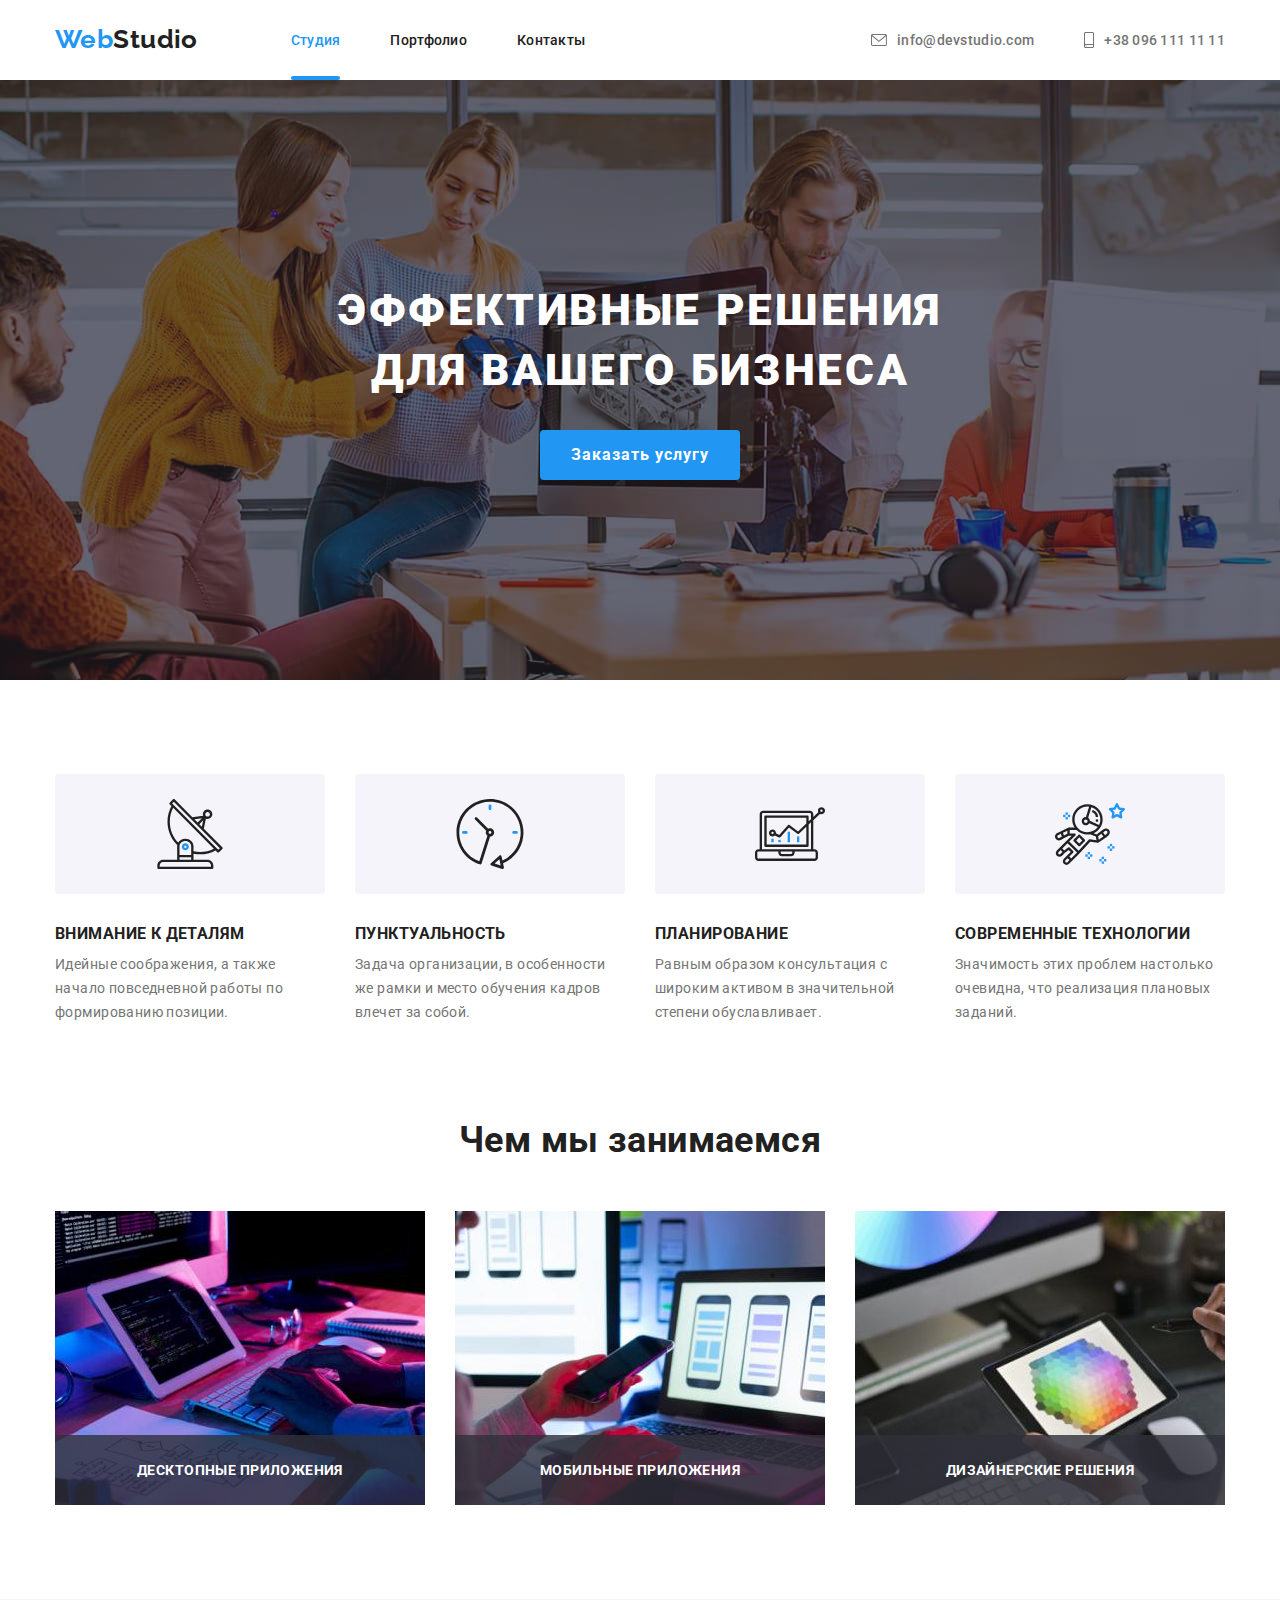
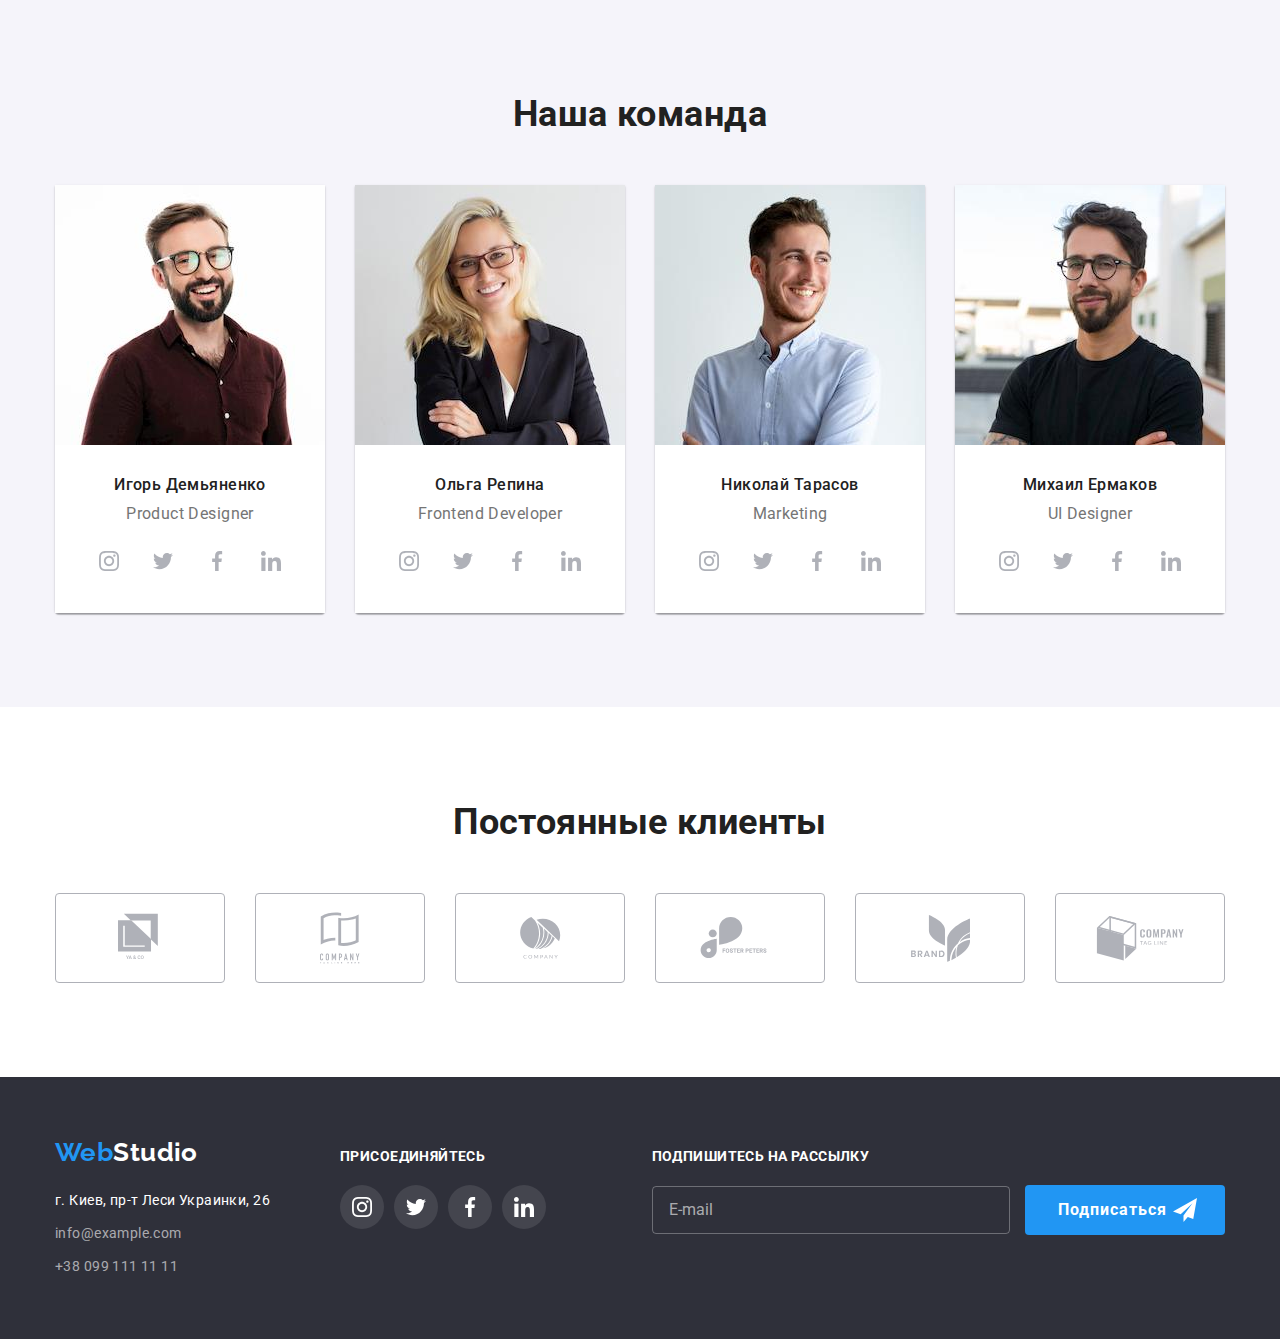
<file: index.html>
<!DOCTYPE html>
<html lang="ru">
<head>
    <meta charset="UTF-8">
    <meta name="viewport" content="width=device-width, initial-scale=1.0">
    <title>WebStudio</title>
    <link href="https://fonts.googleapis.com/css2?family=Roboto:wght@400;500;700;900&display=swap" rel="stylesheet">
    <link rel="stylesheet" href="https://cdnjs.cloudflare.com/ajax/libs/modern-normalize/1.0.0/modern-normalize.min.css">
    <link rel="stylesheet" href="./css/common.css">
    <link rel="stylesheet" href="./css/main.css">
    </head>
<body>
    <header class="header">
      <div class="container header-nav">
        <nav class="main-nav">
            <a href="./" class="link logo"> <span class="spanlogo">Web</span>Studio</a>
            <ul class="list nav-menu">
                <li class="nav-list"><a href="./index.html" class="link nav-link current">Студия</a></li>
                <li class="nav-list"><a href="./portfolio.html" class="link nav-link">Портфолио</a></li>
                <li class="nav-list"><a href="#contacts" class="link nav-link">Контакты</a></li>
            </ul>
        </nav>
        <ul class="list contacts">
            <li class="contacts-list">
               <a href="mailto:info@devstudio.com" class="link contacts-link">
                <svg class="contacts-svg" width="16px" height="12px">
                    <use href="./images/icons/sprite.svg#icon-mail"></use>
                </svg>           
                info@devstudio.com</a>
            </li>
           <li class="contacts-list">
               <a href="tel:+380961111111" class="link contacts-link">
                <svg class="contacts-svg" width="10px" height="16px">
                    <use href="./images/icons/sprite.svg#icon-tel"></use>
                </svg>
                +38 096 111 11 11
                </a>
            </li>
        </ul>
      </div>
    </header>
    <main>
        <section class="hero">
            <div class="container">
                <h1 class="hero-title">Эффективные решения для вашего бизнеса</h1>
                <button type="button" class="btn" data-modal-open>Заказать услугу</button>
            </div> 
        </section>
        <section class="section">
            <div class="container">
                <h2 class="visually-hidden">Особенности</h2>
                <ul class="list features-list">
                    <li class="features-item">
                        <div class="features-icons">
                            <svg class="features-svg">
                                <use href="./images/icons/sprite.svg#icon-antenna"></use>
                            </svg>
                        </div>
                        <h3 class="features-title">Внимание к деталям</h3>
                        <p class="features-desc">Идейные соображения, а также начало повседневной работы по формированию позиции.</p>
                    </li>
                    <li class="features-item">
                        <div class="features-icons">
                            <svg class="features-svg">
                                <use href="./images/icons/sprite.svg#icon-clock"></use>
                            </svg>
                        </div>
                        <h3 class="features-title">Пунктуальность</h3>
                       <p class="features-desc">Задача организации, в особенности же рамки и место обучения кадров влечет за собой.</p>
                    </li>
                    <li class="features-item">
                        <div class="features-icons">
                            <svg class="features-svg">
                                <use href="./images/icons/sprite.svg#icon-diagram"></use>
                            </svg>
                        </div>
                        <h3 class="features-title">Планирование</h3>
                       <p class="features-desc">Равным образом консультация с широким активом в значительной степени обуславливает.</p>
                    </li>
                    <li class="features-item">
                        <div class="features-icons">
                            <svg class="features-svg">
                                <use href="./images/icons/sprite.svg#icon-astronaut"></use>
                            </svg>
                        </div>
                        <h3 class="features-title">Современные технологии</h3>
                        <p class="features-desc">Значимость этих проблем настолько очевидна, что реализация плановых заданий.</p>
                    </li>
                </ul>
            </div>
        </section>
        <section class="section no-toppadding">
           <div class="container">
                <h2 class="section-title">Чем мы занимаемся</h2>
                <ul class="list works-list">
                    <li class="works-item">
                        <img src="./images/about/img1.jpg" alt="десктопные приложения" width="370" height="294">
                        <p class="works-desc">Десктопные приложения</p>
                    </li>
                    <li class="works-item">
                        <img src="./images/about/img2.jpg" alt="мобильные приложения" width="370" height="294">
                        <p class="works-desc">Мобильные приложения</p>
                    </li>
                    <li class="works-item">
                        <img src="./images/about/img3.jpg" alt="дизайнерские решения" width="370" height="294">
                        <p class="works-desc">Дизайнерские решения</p>
                    </li>
                </ul>
           </div>
        </section>
        <section class="section team">
            <div class="container">
                <h2 class="section-title">Наша команда</h2>
                <ul class="list team-list">
                    <li class="team-item">
                        <img src="./images/our_team/img1.jpg" alt="Игорь Демьяненко" class="team-foto" width="270" height="260">
                        <div class="team-desc">
                            <h3 class="name">Игорь Демьяненко</h3>
                            <p class="position">Product Designer</p>
                            <ul class=" list social-list">
                                <li class="social-item">
                                    <a href="https://www.instagram.com/" class="link social-link" target="_blank" rel="noopener noreferer">
                                    <svg class="social-svg">
                                        <use href="./images/icons/sprite.svg#icon-instagram"></use>
                                    </svg>
                                    </a>
                                </li>
                                <li class="social-item">
                                    <a href="https://twitter.com/" class="link social-link" target="_blank" rel="noopener noreferer">
                                    <svg class="social-svg">
                                        <use href="./images/icons/sprite.svg#icon-twitter"></use>
                                    </svg>
                                    </a>
                                </li>
                                <li class="social-item">
                                    <a href="https://www.facebook.com/" class="link social-link" target="_blank" rel="noopener noreferer">
                                    <svg class="social-svg">
                                        <use href="./images/icons/sprite.svg#icon-facebook"></use>
                                    </svg>
                                    </a>
                                </li>
                                <li class="social-item">
                                    <a href="https://www.linkedin.com/" class="link social-link" target="_blank" rel="noopener noreferer">
                                    <svg class="social-svg">
                                        <use href="./images/icons/sprite.svg#icon-linkedin"></use>
                                    </svg>
                                    </a>
                                </li>
                            </ul>
                        </div>
                    </li>
                    <li class="team-item">
                        <img src="./images/our_team/img2.jpg" alt="Ольга Репина" class="team-foto" width="270" height="260">
                        <div class="team-desc">
                            <h3 class="name">Ольга Репина</h3>
                            <p class="position">Frontend Developer</p>
                            <ul class=" list social-list">
                                <li class="social-item">
                                    <a href="https://www.instagram.com/" class="link social-link" target="_blank" rel="noopener noreferer">
                                    <svg class="social-svg">
                                        <use href="./images/icons/sprite.svg#icon-instagram"></use>
                                    </svg>
                                    </a>
                                </li>
                                <li class="social-item">
                                    <a href="https://twitter.com/" class="link social-link" target="_blank" rel="noopener noreferer">
                                    <svg class="social-svg">
                                        <use href="./images/icons/sprite.svg#icon-twitter"></use>
                                    </svg>
                                    </a>
                                </li>
                                <li class="social-item">
                                    <a href="https://www.facebook.com/" class="link social-link" target="_blank" rel="noopener noreferer">
                                    <svg class="social-svg">
                                        <use href="./images/icons/sprite.svg#icon-facebook"></use>
                                    </svg>
                                    </a>
                                </li>
                                <li class="social-item">
                                    <a href="https://www.linkedin.com/" class="link social-link" target="_blank" rel="noopener noreferer">
                                    <svg class="social-svg">
                                        <use href="./images/icons/sprite.svg#icon-linkedin"></use>
                                    </svg>
                                    </a>
                                </li>
                            </ul>
                        </div>
                    </li>
                    <li class="team-item">
                        <img src="./images/our_team/img3.jpg" alt="Николай Тарасов" class="team-foto" width="270" height="260">
                        <div class="team-desc">
                            <h3 class="name">Николай Тарасов</h3>
                            <p class="position">Marketing</p>
                            <ul class=" list social-list">
                                <li class="social-item">
                                    <a href="https://www.instagram.com/" class="link social-link" target="_blank" rel="noopener noreferer">
                                    <svg class="social-svg">
                                        <use href="./images/icons/sprite.svg#icon-instagram"></use>
                                    </svg>
                                    </a>
                                </li>
                                <li class="social-item">
                                    <a href="https://twitter.com/" class="link social-link" target="_blank" rel="noopener noreferer">
                                    <svg class="social-svg">
                                        <use href="./images/icons/sprite.svg#icon-twitter"></use>
                                    </svg>
                                    </a>
                                </li>
                                <li class="social-item">
                                    <a href="https://www.facebook.com/" class="link social-link" target="_blank" rel="noopener noreferer">
                                    <svg class="social-svg">
                                        <use href="./images/icons/sprite.svg#icon-facebook"></use>
                                    </svg>
                                    </a>
                                </li>
                                <li class="social-item">
                                    <a href="https://www.linkedin.com/" class="link social-link" target="_blank" rel="noopener noreferer">
                                    <svg class="social-svg">
                                        <use href="./images/icons/sprite.svg#icon-linkedin"></use>
                                    </svg>
                                    </a>
                                </li>
                            </ul>
                        </div>
                    </li>
                    <li class="team-item">
                        <img src="./images/our_team/img4.jpg" alt="Михаил Ермаков" class="team-foto" width="270" height="260">
                        <div class="team-desc">
                            <h3 class="name">Михаил Ермаков</h3>
                            <p class="position">UI Designer</p>
                            <ul class=" list social-list">
                                <li class="social-item">
                                    <a href="https://www.instagram.com/" class="link social-link" target="_blank" rel="noopener noreferer">
                                    <svg class="social-svg">
                                        <use href="./images/icons/sprite.svg#icon-instagram"></use>
                                    </svg>
                                    </a>
                                </li>
                                <li class="social-item">
                                    <a href="https://twitter.com/" class="link social-link" target="_blank" rel="noopener noreferer">
                                    <svg class="social-svg">
                                        <use href="./images/icons/sprite.svg#icon-twitter"></use>
                                    </svg>
                                    </a>
                                </li>
                                <li class="social-item">
                                    <a href="https://www.facebook.com/" class="link social-link" target="_blank" rel="noopener noreferer">
                                    <svg class="social-svg">
                                        <use href="./images/icons/sprite.svg#icon-facebook"></use>
                                    </svg>
                                    </a>
                                </li>
                                <li class="social-item">
                                    <a href="https://www.linkedin.com/" class="link social-link" target="_blank" rel="noopener noreferer">
                                    <svg class="social-svg">
                                        <use href="./images/icons/sprite.svg#icon-linkedin"></use>
                                    </svg>
                                    </a>
                                </li>
                            </ul>
                        </div>
                    </li>
                </ul>
            </div>
        </section>
        <section class="section">
            <div class="container">
                <h2 class="section-title clients-title">Постоянные клиенты</h2>
                <ul class="list clients-list">
                   <li class="clients-item">
                       <a href="" class="clients-link">
                           <svg class="clients-svg" width="44px" height="50px">
                               <use href="./images/icons/sprite.svg#icon-client1"></use>
                           </svg>
                       </a>
                    </li>
                    <li class="clients-item">
                        <a href="" class="clients-link">
                            <svg class="clients-svg" width="40px" height="52px">
                                <use href="./images/icons/sprite.svg#icon-client2"></use>
                            </svg>
                        </a>
                     </li>
                     <li class="clients-item">
                        <a href="" class="clients-link">
                            <svg class="clients-svg" width="41px" height="42px">
                                <use href="./images/icons/sprite.svg#icon-client3"></use>
                            </svg>
                        </a>
                     </li>
                     <li class="clients-item">
                        <a href="" class="clients-link">
                            <svg class="clients-svg" width="80px" height="42px">
                                <use href="./images/icons/sprite.svg#icon-client4"></use>
                            </svg>
                        </a>
                     </li>
                     <li class="clients-item">
                        <a href="" class="clients-link">
                            <svg class="clients-svg" width="59px" height="47px">
                                <use href="./images/icons/sprite.svg#icon-client5"></use>
                            </svg>
                        </a>
                     </li>
                     <li class="clients-item">
                        <a href="" class="clients-link">
                            <svg class="clients-svg" width="89px" height="45px">
                                <use href="./images/icons/sprite.svg#icon-client6"></use>
                            </svg>
                        </a>
                     </li>
                </ul>
            </div>
        </section>
    </main>
    <footer class="footer">
        <div class="container footer-container">
               <div class="footer-address">
                    <a href="./" class="link logo logo-white"><span class="spanlogo">Web</span>Studio</a>
                    <address id="contacts" class="address-container">
                        <ul class="list contacts-list-footer">
                            <li class="contacts-item-footer"><a href="https://goo.gl/maps/8nqzD4w9gKsaTHvp7" class="link map" target="_blank" rel="noopener noreferer">г. Киев, пр-т Леси Украинки, 26</a></li>
                            <li class="contacts-item-footer"><a href="mailto:info@example.com" class="link contacts-footer" >info@example.com</a></li>
                            <li class="contacts-item-footer"><a href="tel:+380991111111" class="link contacts-footer" >+38 099 111 11 11</a></li>
                        </ul>
                    </address>
               </div>
               <div>
                   <b class="join">присоединяйтесь</b>
                   <ul class="list footer-social-list">
                        <li class="footer-social-item">
                            <a href="https://www.instagram.com/" class="link footer-social-link" target="_blank" rel="noopener noreferer">
                            <svg class="footer-social-svg">
                                <use href="./images/icons/sprite.svg#icon-instagram"></use>
                            </svg>
                            </a>
                        </li>
                        <li class="footer-social-item">
                            <a href="https://twitter.com/" class="link footer-social-link" target="_blank" rel="noopener noreferer">
                            <svg class="footer-social-svg">
                                <use href="./images/icons/sprite.svg#icon-twitter"></use>
                            </svg>
                            </a>
                        </li>
                        <li class="footer-social-item">
                            <a href="https://www.facebook.com/" class="link footer-social-link" target="_blank" rel="noopener noreferer">
                            <svg class="footer-social-svg">
                                <use href="./images/icons/sprite.svg#icon-facebook"></use>
                            </svg>
                            </a>
                        </li>
                        <li class="footer-social-item">
                            <a href="https://www.linkedin.com/" class="link footer-social-link" target="_blank" rel="noopener noreferer">
                            <svg class="footer-social-svg">
                                <use href="./images/icons/sprite.svg#icon-linkedin"></use>
                            </svg>
                            </a>
                        </li>
                   </ul>
               </div>
               <div class="mailing">
                   <b class="join">Подпишитесь на рассылку</b>
                    <form>
                        <label>
                            <input type="email" name="mailing" placeholder="E-mail" class="mailing-input">
                        </label>
                        <button type="submit" class="btn button-footer">
                            <span class="subscribe">Подписаться</span>
                            <svg class="icon-email">
                                <use href="./images/icons/sprite.svg#icon-modal"></use>
                            </svg>
                        </button>
                    </form>
               </div>
        </div>
    </footer>
    <div class="backdrop is-hidden" data-modal>
        <div class="modal">
            <button class="close-button" data-modal-close>
                <svg class="modal-close">
                    <use href="./images/icons/sprite.svg#close-modal"></use>
                </svg>
            </button>
            <h2 class="modal-title">Оставьте свои данные, мы вам перезвоним</h2>
            <form class="form">
                <label class="form-field">
                    <span class="modal-desc">Имя</span>
                    <input type="text" name="user-name" class="modal-input">  
                    <svg class="modal-icon">
                        <use href="./images/icons/sprite.svg#person-modal"></use>
                    </svg>    
                </label>
                <label class="form-field">
                    <span class="modal-desc">Телефон</span>
                    <input type="tel" name="user-tel" class="modal-input">  
                    <svg class="modal-icon">
                        <use href="./images/icons/sprite.svg#phone-modal"></use>
                    </svg>    
                </label>
                <label class="form-field">
                    <span class="modal-desc">Почта</span>
                    <input type="email" name="user-mail" class="modal-input">  
                    <svg class="modal-icon">
                        <use href="./images/icons/sprite.svg#email-modal"></use>
                    </svg>    
                </label>
                <label class="form-field">
                    <span class="modal-desc">Комментарий</span>
                    <textarea name="comment" class="modal-comment" rows="7" placeholder="Введите текст"></textarea>
                </label>
                <div class="consent-field">
                    <label class="consent-label">
                        <input type="checkbox" name="consent" class="checkbox">
                        <span class=checkbox-custom></span>
                        <span class="agreement">Соглашаюсь с рассылкой и принимаю <a href="#" class="agreement-link"> Условия договора</a></span>  
                    </label>
                </div>
                <button type="submit" class="btn modal-btn" data-modal-open>Отправить</button>
            </form>
        </div>
    </div>
    
    <script src="./js/modal.js"></script>
</body>
</html>
</file>
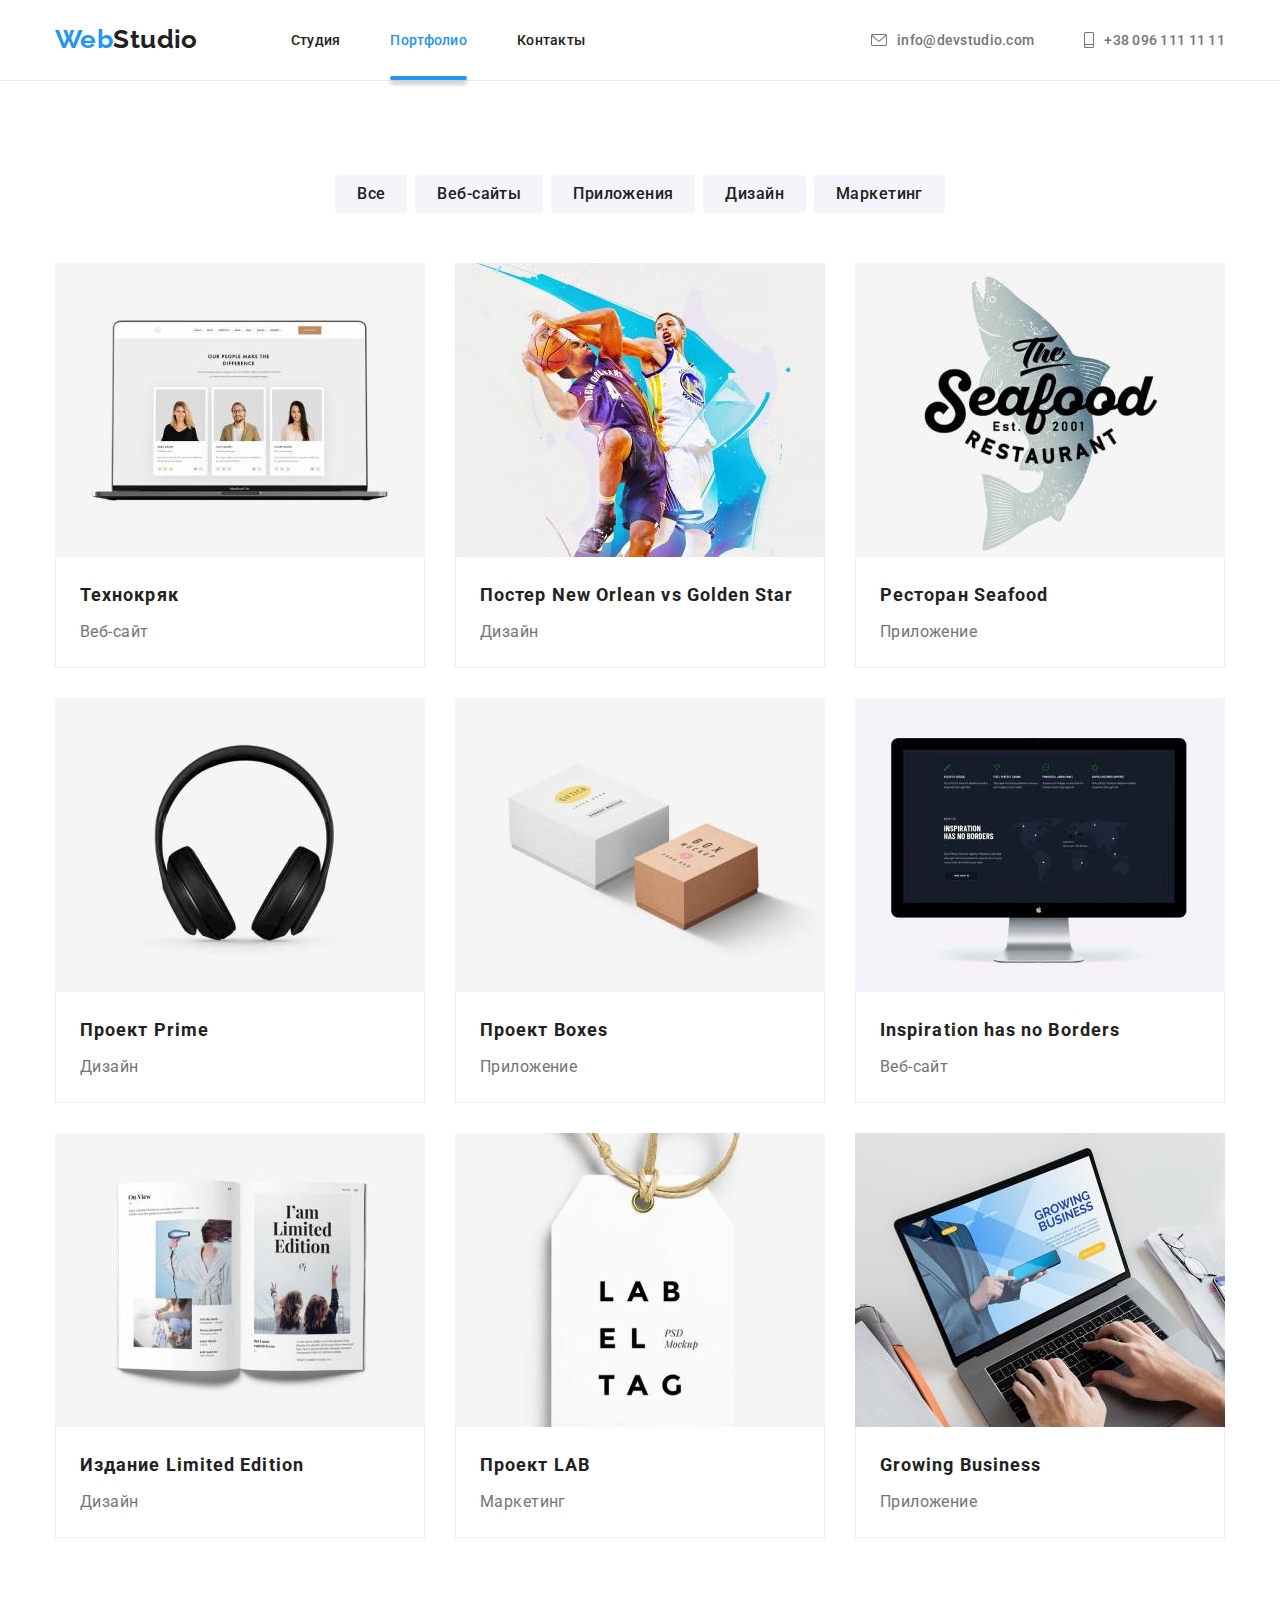
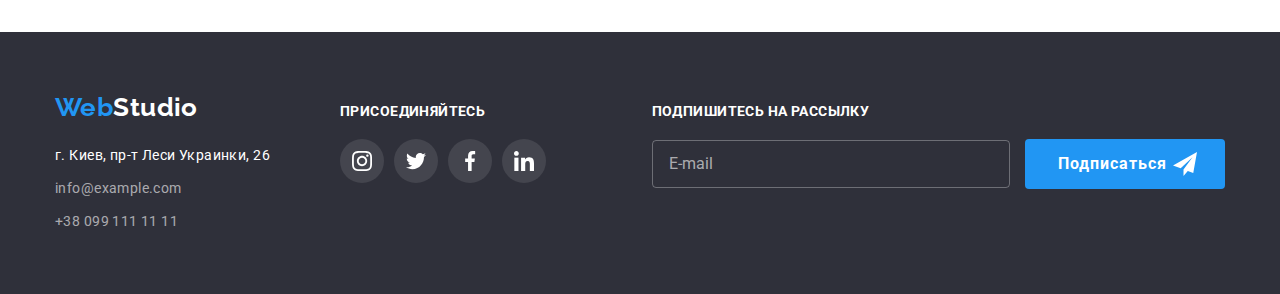
<file: portfolio.html>
<!DOCTYPE html>
<html lang="ru">
<head>
    <meta charset="UTF-8">
    <meta name="viewport" content="width=device-width, initial-scale=1.0">
    <title>Portfolio</title>
    <link href="https://fonts.googleapis.com/css2?family=Roboto:wght@400;500;700;900&display=swap" rel="stylesheet">
    <link rel="stylesheet" href="https://cdnjs.cloudflare.com/ajax/libs/modern-normalize/1.0.0/modern-normalize.min.css">
    <link rel="stylesheet" href="./css/common.css">
    <link rel="stylesheet" href="./css/portfolio.css">
</head>
<body>
    <header class="header header-underlined">
        <div class="container header-nav">
          <nav class="main-nav">
              <a href="./" class="link logo"> <span class="spanlogo">Web</span>Studio</a>
              <ul class="list nav-menu">
                  <li class="nav-list"><a href="./index.html" class="link nav-link">Студия</a></li>
                  <li class="nav-list"><a href="./portfolio.html" class="link nav-link current" >Портфолио</a></li>
                  <li class="nav-list"><a href="#contacts" class="link nav-link">Контакты</a></li>
              </ul>
          </nav>
          <ul class="list contacts">
            <li class="contacts-list">
               <a href="mailto:info@devstudio.com" class="link contacts-link">
                <svg class="contacts-svg" width="16px" height="12px">
                    <use href="./images/icons/sprite.svg#icon-mail"></use>
                </svg>           
                info@devstudio.com</a>
            </li>
           <li class="contacts-list">
               <a href="tel:+380961111111" class="link contacts-link">
                <svg class="contacts-svg" width="10px" height="16px">
                    <use href="./images/icons/sprite.svg#icon-tel"></use>
                </svg>
                +38 096 111 11 11
                </a>
            </li>
        </ul>
        </div>
    </header>
    <main>
        <section class="portfolio">
            <div class="container">
                <ul class="list filters">
                    <li class="filters-list"><button type="button" class="filters-item">Все</button></li>
                    <li class="filters-list"><button type="button" class="filters-item">Веб-сайты</button></li>
                    <li class="filters-list"><button type="button" class="filters-item">Приложения</button></li>
                    <li class="filters-list"><button type="button" class="filters-item">Дизайн</button></li>
                    <li class="filters-list"><button type="button" class="filters-item">Маркетинг</button></li>
                </ul>
                <ul class="list works">
                    <li class="works-list">
                        <a href="" class="link works-link">
                            <div class="works-over">
                                <img src="./images/portfolio/img1.jpg" alt="Технокряк" width="370" height="294">
                                <p class="works-overlay">Технокряк это современная площадка распространения коронавируса. Компании используют эту платформу для цифрового шпионажа и атак на защищённые сервера конкурентов.</p>
                            </div>
                            <div class="works-content">
                                <h2 class="works-title">Технокряк</h2>
                                <p class="works-desc">Веб-сайт</p>
                            </div>
                        </a>
                    </li>
                    <li class="works-list">
                        <a href="" class="link works-link">
                            <div class="works-over">
                                <img src="./images/portfolio/img2.jpg" alt="Постер New Orlean vs Golden Star" width="370" height="294">
                                <p class="works-overlay">Технокряк это современная площадка распространения коронавируса. Компании используют эту платформу для цифрового шпионажа и атак на защищённые сервера конкурентов.</p>
                            </div> 
                            <div class="works-content">
                                <h2 class="works-title">Постер New Orlean vs Golden Star</h2>
                                <p class="works-desc">Дизайн</p>
                            </div>
                        </a>
                    </li>
                    <li class="works-list">
                        <a href="" class="link works-link">
                            <div class="works-over">
                                <img src="./images/portfolio/img3.jpg" alt="Ресторан Seafood" width="370" height="294">
                                <p class="works-overlay">Технокряк это современная площадка распространения коронавируса. Компании используют эту платформу для цифрового шпионажа и атак на защищённые сервера конкурентов.</p>
                            </div>
                            <div class="works-content">
                                <h2 class="works-title">Ресторан Seafood</h2>
                                <p class="works-desc">Приложение</p>
                            </div>
                            
                        </a>
                    </li>
                    <li class="works-list">
                        <a href="" class="link works-link">
                            <div class="works-over">
                                <img src="./images/portfolio/img4.jpg" alt="Проект Prime" width="370" height="294">
                                <p class="works-overlay">Технокряк это современная площадка распространения коронавируса. Компании используют эту платформу для цифрового шпионажа и атак на защищённые сервера конкурентов.</p>
                            </div>
                            <div class="works-content">
                                <h2 class="works-title">Проект Prime</h2>
                                <p class="works-desc">Дизайн</p>
                            </div>
                        </a>
                    </li>
                    <li class="works-list">
                        <a href="" class="link works-link">
                            <div class="works-over">
                                <img src="./images/portfolio/img5.jpg" alt="Проект Boxes" width="370" height="294">
                                <p class="works-overlay">Технокряк это современная площадка распространения коронавируса. Компании используют эту платформу для цифрового шпионажа и атак на защищённые сервера конкурентов.</p>
                            </div>
                            <div class="works-content">
                                <h2 class="works-title">Проект Boxes</h2>
                                <p class="works-desc">Приложение</p>
                            </div>
                        </a>
                   </li>
                   <li class="works-list">
                        <a href="" class="link works-link">
                            <div class="works-over">
                                <img src="./images/portfolio/img6.jpg" alt="Inspiration has no Borders" width="370" height="294">
                                <p class="works-overlay">Технокряк это современная площадка распространения коронавируса. Компании используют эту платформу для цифрового шпионажа и атак на защищённые сервера конкурентов.</p>
                            </div>  
                            <div class="works-content">
                                <h2 class="works-title">Inspiration has no Borders</h2>
                                <p class="works-desc">Веб-сайт</p>
                            </div>
                        </a>
                    </li>
                    <li class="works-list">
                        <a href="" class="link works-link">
                            <div class="works-over">
                                <img src="./images/portfolio/img7.jpg" alt="Издание Limited Edition" width="370" height="294">
                                <p class="works-overlay">Технокряк это современная площадка распространения коронавируса. Компании используют эту платформу для цифрового шпионажа и атак на защищённые сервера конкурентов.</p>
                            </div>  
                            <div class="works-content">
                                <h2 class="works-title">Издание Limited Edition</h2>
                                <p class="works-desc">Дизайн</p>
                            </div>
                        </a>
                   </li>
                   <li class="works-list">
                        <a href="" class="link works-link">
                            <div class="works-over">
                                <img src="./images/portfolio/img8.jpg" alt="Проект LAB" width="370" height="294">
                                <p class="works-overlay">Технокряк это современная площадка распространения коронавируса. Компании используют эту платформу для цифрового шпионажа и атак на защищённые сервера конкурентов.</p>
                            </div>  
                            <div class="works-content">
                                <h2 class="works-title">Проект LAB</h2>
                                <p class="works-desc">Маркетинг</p>
                            </div>
                        </a>
                    </li>
                    <li class="works-list">
                        <a href="" class="link works-link">
                            <div class="works-over">
                                <img src="./images/portfolio/img9.jpg" alt="Growing Business" width="370" height="294">
                                <p class="works-overlay">Технокряк это современная площадка распространения коронавируса. Компании используют эту платформу для цифрового шпионажа и атак на защищённые сервера конкурентов.</p>
                            </div>  
                            <div class="works-content">
                                <h2 class="works-title">Growing Business</h2>
                                <p class="works-desc">Приложение</p>
                            </div>
                        </a>
                  </li>
                </ul>
            </div>
        </section>
    </main>
    <footer class="footer">
        <div class="container footer-container">
               <div class="footer-address">
                <a href="./" class="link logo logo-white"><span class="spanlogo">Web</span>Studio</a>
                <address id="contacts" class="address-container">
                    <ul class="list contacts-list-footer">
                        <li class="contacts-item-footer"><a href="https://goo.gl/maps/8nqzD4w9gKsaTHvp7" class="link map" target="_blank" rel="noopener noreferer">г. Киев, пр-т Леси Украинки, 26</a></li>
                        <li class="contacts-item-footer"><a href="mailto:info@example.com" class="link contacts-footer" >info@example.com</a></li>
                        <li class="contacts-item-footer"><a href="tel:+380991111111" class="link contacts-footer" >+38 099 111 11 11</a></li>
                    </ul>
                </address>
               </div>
               <div>
                   <b class="join">присоединяйтесь</b>
                   <ul class="list footer-social-list">
                        <li class="footer-social-item">
                            <a href="https://www.instagram.com/" class="link footer-social-link" target="_blank" rel="noopener noreferer">
                            <svg class="footer-social-svg">
                                <use href="./images/icons/sprite.svg#icon-instagram"></use>
                            </svg>
                            </a>
                        </li>
                        <li class="footer-social-item">
                            <a href="https://twitter.com/" class="link footer-social-link" target="_blank" rel="noopener noreferer">
                            <svg class="footer-social-svg">
                                <use href="./images/icons/sprite.svg#icon-twitter"></use>
                            </svg>
                            </a>
                        </li>
                        <li class="footer-social-item">
                            <a href="https://www.facebook.com/" class="link footer-social-link" target="_blank" rel="noopener noreferer">
                            <svg class="footer-social-svg">
                                <use href="./images/icons/sprite.svg#icon-facebook"></use>
                            </svg>
                            </a>
                        </li>
                        <li class="footer-social-item">
                            <a href="https://www.linkedin.com/" class="link footer-social-link" target="_blank" rel="noopener noreferer">
                            <svg class="footer-social-svg">
                                <use href="./images/icons/sprite.svg#icon-linkedin"></use>
                            </svg>
                            </a>
                        </li>
                   </ul>
               </div>
               <div class="mailing">
                <b class="join">Подпишитесь на рассылку</b>
                 <form>
                     <label>
                         <input type="email" name="mailing" placeholder="E-mail" class="mailing-input">
                     </label>
                     <button type="submit" class="btn button-footer">
                         <span class="subscribe">Подписаться</span>
                         <svg class="icon-email">
                             <use href="./images/icons/sprite.svg#icon-modal"></use>
                         </svg>
                     </button>
                 </form>
            </div>
        </div>
    </footer>
</body>
</html>
</file>
<file: css/common.css>
/* raleway-700 - latin_cyrillic */
@font-face {
    font-family: 'Raleway';
    font-style: normal;
    font-weight: 700;
    src: url('../fonts/raleway/raleway-v18-latin_cyrillic-700.eot'); /* IE9 Compat Modes */
    src: local(''),
         url('../fonts/raleway/raleway-v18-latin_cyrillic-700.eot?#iefix') format('embedded-opentype'), /* IE6-IE8 */
         url('../fonts/raleway/raleway-v18-latin_cyrillic-700.woff2') format('woff2'), /* Super Modern Browsers */
         url('../fonts/raleway/raleway-v18-latin_cyrillic-700.woff') format('woff'), /* Modern Browsers */
         url('../fonts/raleway/raleway-v18-latin_cyrillic-700.ttf') format('truetype'), /* Safari, Android, iOS */
         url('../fonts/raleway/raleway-v18-latin_cyrillic-700.svg#Raleway') format('svg'); /* Legacy iOS */
  }

:root {
    --color-primary:#757575;
    --color-secondary:#212121;
    --accent-color:#2196F3;
    --white:#FFFFFF;
    --bg-dark:#2F303A;
    --bg-gray:#F5F4FA;
    --cl-frame-portfolio:#EEEEEE;
    --cl-frame-header:#ECECEC;
    --cl-hero-bg:#C4C4C4;
    --cl-svg:#AFB1B8;

}

body {
    font-family: Roboto, sans-serif;
    font-weight: 400;
    font-size: 14px;
    line-height: 1.71428;
    letter-spacing: 0.03em;
    color: var(--color-primary);

}

.container {
    width: 1200px;
    margin-left: auto;
    margin-right: auto;
    padding-left: 15px;
    padding-right: 15px;
}

/* Классы для сброса дефолтных настроек */
address {
    font-style: normal;
}

textarea {
    resize: none;
}
.link {
    text-decoration: none;
}

.list {
    list-style: none;
    padding: 0;
    margin: 0;
}

img {
    display: block;
    max-width: 100%;
    height: auto;
}

h1, h2, h3, p {
    margin-top: 0;
}

.visually-hidden {
    position: absolute !important;
    clip: rect(1px 1px 1px 1px);
    clip: rect(1px, 1px, 1px, 1px);
    padding: 0 !important;
    border: 0 !important;
    height: 1px !important;
    width: 1px !important;
    overflow: hidden;
  }
  
  .btn {
    display: inline-block;
    padding: 10px 0px;
    border-radius: 4px;
    border: 0;
    width: 200px;
    height: 50px;

    font-family: inherit;
    font-weight: 700;
    font-size: 16px;
    line-height: 1.875;
    align-items: center; 
    text-align: center;
    letter-spacing: 0.06em;
    color: var(--white);
    background-color: var(--accent-color);
    transition-duration: 250ms;
    transition-timing-function: cubic-bezier(0.4, 0, 0.2, 1);
}

.btn:hover, 
.btn:focus {
    color: var(--accent-color);
    background-color: var(--white);
}
/* Шапка сайта */

.header-nav {
    display: flex;
    align-items: center;
}

.main-nav {
    display: flex;
}

.nav-menu {
    display: flex;
}

.contacts{
    display: flex;
    margin-left: auto;
}

.logo {  
    font-family: Raleway, sans-serif;
    font-weight: 700;
    font-size: 26px;
    line-height: 1.192;
    color: var(--color-secondary);
  }
  .main-nav .logo {
    padding-top: 24px;
    padding-bottom: 25px;
    margin-right: 93px;
  }

.spanlogo {
    color: var(--accent-color);
}

.nav-list:not(:last-child) {
    margin-right: 50px;
}

.nav-link,
.contacts-link {
    display: block;
    padding-top: 32px;
    padding-bottom: 32px;

    font-weight: 500;
    line-height: 1.143;
    letter-spacing: 0.02em;

    transition-duration: 250ms;
    transition-timing-function: cubic-bezier(0.4, 0, 0.2, 1);
}

.nav-link {
    color: var(--color-secondary);
}

.contacts-link {
    display: flex;
    align-items: center;
    color: var(--color-primary);
}

.nav-link:hover,
.nav-link:focus, 
.contacts-link:hover,
.contacts-link:focus {
    color: var(--accent-color);
}

.nav-menu .current {
    color: var(--accent-color);
}

.nav-list {
    position: relative;
}
.nav-menu .current::after {
    content: "";
    display: block;
    height: 4px;
    width: 100%;
    position: absolute;
    bottom: 0;
    background-color: var(--accent-color);
    box-shadow: 0px 4px 4px rgba(0, 0, 0, 0.25);
    border-radius: 2px;
}

.contacts-list + .contacts-list {
    margin-left: 50px;
}

.contacts-svg {
    margin-right: 10px;
    fill: currentColor;
}

.contacts-link:hover .contacts-svg {
    fill: currentColor;
}

/* Футер */
.footer {
    background-color: var(--bg-dark);
}

.logo-white,
.map {
    color: var(--white);
}

.footer-container {
    display: flex;
    padding-top: 60px;
    padding-bottom: 60px;
    align-items: baseline;
}

.footer-address {
    margin-right: 70px;
}

.address-container {
    margin-top: 20px;
}
.contacts-footer {
    color: rgba(255, 255, 255, 0.6);
}
.contacts-item-footer:not(:last-child) {
    margin-bottom: 9px;
}

.join {
    display: inline-block;
    margin-bottom: 20px;
    text-transform: uppercase;
    font-weight: 700;
    line-height: 1.172;
    color: var(--white);
}

.footer-social-list {
    display: flex;
}

.footer-social-item:not(:last-child) {
    margin-right: 10px;
}

.footer-social-link {
    display: flex;
    width: 44px;
    height: 44px;
    justify-content: center;
    align-items: center;
    background-color: rgba(255, 255, 255, 0.1);
    border-radius: 50%;

    transition-duration: 250ms;
    transition-timing-function: cubic-bezier(0.4, 0, 0.2, 1);
}

.footer-social-svg {
    width: 20px;
    height: 20px;
    fill: var(--white);    
}

.footer-social-link:hover,
.footer-social-link:focus {
    background-color: var(--accent-color);
}

.mailing {
    margin-left: auto;
}

.mailing-input {
    width: 358px;
    padding: 15px 16px;
    background-color: inherit;
    border: 1px solid rgba(255, 255, 255, 0.3);
    border-radius: 4px;
    margin-right: 12px;
    color: rgba(255, 255, 255, 0.6);
}

.mailing-input::placeholder {
    font-size: 16px;
    line-height: 1.25;
    color: rgba(255, 255, 255, 0.6);
}

.button-footer {
    position: relative;
}

.subscribe {
    padding-right: 25px;
}

.icon-email {
    position: absolute;
    top: 13px;
    right: 28px;
    width: 24px;
    height: 24px;
    fill: var(--white);
    transition-duration: 250ms;
    transition-timing-function: cubic-bezier(0.4, 0, 0.2, 1);;
}

.button-footer:hover  .icon-email,
.button-footer:focus  .icon-email {
    fill: var(--accent-color);
}
</file>
<file: css/main.css>
/* Герой */

.hero {
    height: 600px;
    max-width: 1600px;
    margin-left: auto;
    margin-right: auto;
    background-image: linear-gradient(to right, rgba(47, 48, 58, 0.4), rgba(47, 48, 58, 0.4)), url(../images/hero/hero-img.jpg);
    background-color:var(--cl-hero-bg);
    background-repeat: no-repeat;
    background-size: cover;
    background-position: center;
    text-align: center;
}

.hero-title {
    max-width: 696px;
    margin-left: auto;
    margin-right: auto;
    margin-bottom: 30px;

    font-weight: 900;
    font-size: 44px;
    line-height: 1.364;
    text-align: center;
    letter-spacing: 0.06em;
    text-transform: uppercase;
    color: var(--white);
}

.hero .container {
    padding-top: 200px;
    padding-bottom: 200px;
}

/* Основной контент */
 .section {
     padding-top: 94px;
     padding-bottom: 94px;
 }
/* Секция особенности */
.features-list {
    display: flex;
}

.features-title,
.section-title {
    font-weight: 700;
    color: var(--color-secondary);
}

.features-title {
    margin-bottom: 10px;
    line-height: 1.172;
    text-transform: uppercase;
}

.features-desc {
   margin-bottom: 0;
}

.features-item {
    flex-basis: calc((100% - 90px)/ 4);
}

.features-item:not(:last-child) {
    margin-right: 30px;
 }

 .features-icons {
   
    height: 120px;
    display: flex;
    align-items: center;
    justify-content: center;
    background-color: var(--bg-gray);
    border-radius: 4px;
    margin-bottom: 30px;
 }

.features-svg {
    width: 70px;
    height: 70px;
}

/* Секция Чем мы занимаемся */

.no-toppadding{
    padding-top: 0;
}

.works-list {
    display: flex;
}

.works-item {
    flex-basis: calc((100% - 60px)/ 3);
    position: relative;
}
.works-item:not(:last-child) {
    margin-right: 30px;
}

.section-title {
    margin-bottom: 50px;
    
    font-size: 36px;
    line-height: 1.167;
    text-align: center;
}

.works-desc {
    position: absolute;
    bottom: 0;
    width: 100%;
    padding-top: 27px;
    padding-bottom: 27px;
    margin-bottom: 0;
    
    font-weight: 700;
    color: var(--white);
    text-transform: uppercase;
    line-height: 1.172;
    text-align: center;
    /* background-color: var(--bg-dark); */
    background-image: linear-gradient(to right, rgba(47, 48, 58, 0.8), rgba(47, 48, 58, 0.8));

}
/* Секция Наша команда */

.team {
    background-color: var(--bg-gray);
}

.team-list {
    display: flex;
    flex-wrap: wrap;
    margin-left: -30px;
    margin-top: -30px;
}

.team-item {
    margin-left: 30px;
    margin-top: 30px;
    flex-basis: calc(100% / 4 - 30px);
    text-align: center;
    
    box-shadow: 0px 1px 3px rgba(0, 0, 0, 0.12), 0px 1px 1px rgba(0, 0, 0, 0.14), 0px 2px 1px rgba(0, 0, 0, 0.2);
    border-radius: 0px 0px 4px 4px;
} 

.team-desc {
    padding: 30px 32px;
    background-color: var(--white);
}

.name,
.position {
    font-size: 16px;
    line-height: 1.187;
}

.name {
    margin-bottom: 10px;
    
    font-weight: 500;
    color: var(--color-secondary);
}

.position {
    margin-bottom: 16px;

    color: var(--color-primary);
}

.social-list {
    display: flex;
    justify-content: center;
}

.social-item:not(:last-child) {
    margin-right: 10px; 
}

.social-link {
    display: flex;
    justify-content: center;
    align-items: center;
    width: 44px;
    height: 44px;
    border-radius: 50%;
    transition: background-color 250ms cubic-bezier(0.4, 0, 0.2, 1);
}

.social-svg {
    width: 20px;
    height: 20px;
    fill: var(--cl-svg);
    transition: fill 250ms cubic-bezier(0.4, 0, 0.2, 1);
}

.social-link:hover,
.social-link:focus {
    background-color: var(--accent-color);
    border-radius: 50%;
}

.social-link:hover .social-svg,
.social-link:focus .social-svg {
    fill: var(--white);
}

/* Секция Наши клиенты */

.clients-title {
    line-height: 1.172; 
    margin-bottom: 50px;
}

.clients-list {
    display: flex;
}

.clients-svg {
    fill: var(--cl-svg);
    transition: fill 250ms cubic-bezier(0.4, 0, 0.2, 1);
}

.clients-link {
   display: flex;
    justify-content: center;
    align-items: center;
    width: 170px;
    height: 90px;
    border: 1px solid var(--cl-svg);
    border-radius: 4px;
    transition: border-color 250ms cubic-bezier(0.4, 0, 0.2, 1);
}

.clients-item:not(:last-child) {
    margin-right: 30px;
}

.clients-link:hover,
.clients-link:focus {
    border-color: var(--accent-color);
}
.clients-link:hover .clients-svg,
.clients-link:focus .clients-svg {
    fill: var(--accent-color);
}

/* Модалка */

.backdrop {
    position: fixed;
    top: 0;
    left: 0;
    width: 100%;
    height: 100%;

    background-color: rgba(0, 0, 0, 0.2);
    opacity: 1;
    transition: opacity 250ms cubic-bezier(0.4, 0, 0.2, 1);
}

.backdrop.is-hidden {
    opacity: 0;
    pointer-events: none;
}

.is-hidden .modal {
    transform: translate(-50%, -50%) scale(0.5);
}

.modal {
    position: absolute;
    top: 50%;
    left: 50%;
    transform: translate(-50%, -50%);

    min-width: 528px;
    min-height: 581px;
    padding: 40px;

    background-color: var(--white);
    transform: translate(-50%, -50%) scale(1);
    
    transition: transform 250ms cubic-bezier(0.4, 0, 0.2, 1);
}

.close-button {
    position: absolute;
    top: 8px;
    right: 8px;
    padding: 0;
    margin: 0;
    width: 30px;
    height: 30px;
    border-radius: 50%;
    border-width: 1px;
    background-color: var(--white);
    border-color: rgba(0, 0, 0, 0.1);
}

.modal-close {
    position: absolute;
    top: 50%;
    left: 50%;
    transform: translate(-50%, -50%);
    width: 18px;
    height: 18px;
}

.close-button:focus {
    border-color: var(--accent-color);
    outline: none;
}

.close-button:focus .modal-close{
    fill: var(--accent-color);
}

.modal-title {
    font-weight: 700;
    font-size: 20px;
    line-height: 1.172;
    color: var(--color-secondary);
    margin-bottom: 12px;
}

.modal-icon {
    position: absolute;
    bottom: 0;
    left: 12px;
    transform: translateY(-11px);
    width: 18px;
    height: 18px;
    /* display: inline-block; */
  
}

.form-field {
   position: relative;
    display: flex;
    flex-direction: column;
    margin-bottom: 10px;
}
.form-field:nth-child(4) {
    margin-bottom: 20px;
}

.modal-desc {
    margin-bottom: 4px;
    font-size: 12px;
    line-height: 1.167;
    letter-spacing: 0.01em;
}

.modal-input {
    height: 40px;
    padding-left: 42px;
    border: 1px solid rgba(33, 33, 33, 0.2);
    border-radius: 4px;
}
 .modal-comment {
     padding: 12px 16px;
     border: 1px solid rgba(33, 33, 33, 0.2);
     border-radius: 4px;
 }

 .modal-comment::placeholder {
    font-size: 12px;
    line-height: 1.167;
    letter-spacing: 0.01em;
    color: rgba(117, 117, 117, 0.5);
 }

.modal-input:focus,
.modal-comment:focus {
    border-color: var(--accent-color);
    outline: none;
}

.modal-input:focus + .modal-icon,
.modal-comment:focus + .modal-icon {
    fill: var(--accent-color);
}

.consent-field {
    text-align: center;
    margin-bottom: 30px;
}

.consent-label {
    display: flex;
    align-items: center;
    padding-left: 10px;
}

.agreement {
    letter-spacing: 0.03em;
}
.modal-btn {
    display: block;
    margin-right: auto;
    margin-left: auto;
    transition-duration: 250ms;
    transition-timing-function: cubic-bezier(0.4, 0, 0.2, 1);
    
}
.modal-btn:hover,
.modal-btn:focus {
    border: 1px solid var(--accent-color);
}

.agreement-link {
    color: var(--accent-color);
    text-decoration-skip-ink: none;
}

.checkbox {
    position: absolute !important;
    clip: rect(1px 1px 1px 1px);
    clip: rect(1px, 1px, 1px, 1px);
    padding: 0 !important;
    border: 0 !important;
    height: 1px !important;
    width: 1px !important;
    overflow: hidden;
}

.checkbox-custom {
    display: inline-block;
    width: 16px;
    height: 15px;
    border-radius: 2px;
    border: 2px solid var(--color-secondary);
    margin-right: 9px;
}

.checkbox:checked + .checkbox-custom {
    background-color: var(--accent-color);
    border-color: var(--accent-color);
  
    background-image: url(../images/icons/checkbox-modal.svg);
    background-size: contain;
    background-origin: border-box;
    box-shadow: 0px 4px 4px rgba(0, 0, 0, 0.25), 0px 4px 4px rgba(0, 0, 0, 0.25);
}
</file>
<file: css/portfolio.css>
.header-underlined {
    border-bottom: 1px solid var(--cl-frame-header);
}

.filters {
    display: flex;
    justify-content: center;
    padding-bottom: 50px;
}

.filters-list:not(:last-child) {
    margin-right: 8px;
}

.portfolio {
    padding-top: 94px;
    padding-bottom: 94px; 
}

.filters-item {
    padding: 6px 22px;
    border-radius: 4px;
    border: 0;
    font-family: inherit;
    font-weight: 500;
    font-size: 16px;
    line-height: 1.625;
    letter-spacing: inherit;
    text-align: center;
    color: var(--color-secondary);
    background-color: var(--bg-gray);

    transition-duration: 250ms;
    transition-timing-function: cubic-bezier(0.4, 0, 0.2, 1);
}

.filters-item:hover,
.filters-item:focus {
    color: var(--white);
    background-color: var(--accent-color);
    box-shadow: 0px 3px 1px rgba(0, 0, 0, 0.1), 0px 1px 2px rgba(0, 0, 0, 0.08), 0px 2px 2px rgba(0, 0, 0, 0.12);
}

.works {
    display: flex;
    flex-wrap: wrap;
    margin-left: -30px;
    margin-top: -30px;
}

.works-list {
    margin-left: 30px;
    margin-top: 30px;
    flex-basis: calc(100% / 3 - 30px); 
    
}

 .works-list:hover,
 .works-list:focus {
    box-shadow: 0px 1px 1px rgba(0, 0, 0, 0.12), 0px 4px 4px rgba(0, 0, 0, 0.06), 1px 4px 6px rgba(0, 0, 0, 0.16);
}
.works-over {
    position: relative;
    overflow: hidden;
}
.works-overlay {
    font-size: 18px;
    line-height: 1.56;
    color: var(--white);
    position: absolute;
    top: 0;
    left: 0;
    width: 100%;
    height:100%;
    padding: 63px 24px;
    background-image: linear-gradient(to right, rgba(33, 150, 243, 0.9), rgba(33, 150, 243, 0.9));;

    transform: translateY(100%);
    transition-duration: 250ms;
    
}
.works-link:hover .works-overlay,
.works-link:focus .works-overlay {
    transform: translateY(0);
}

.works-link {
    display: block;

    transition-duration: 250ms;
    transition-timing-function: cubic-bezier(0.4, 0, 0.2, 1);
}

.works-content {
    padding: 20px 24px;
    border-right-width: 1px;
    border-right-style: solid;
    border-right-color: var(--cl-frame-portfolio);
    border-bottom-width: 1px;
    border-bottom-style: solid;
    border-bottom-color: var(--cl-frame-portfolio);
    border-left-width: 1px;
    border-left-style: solid;
    border-left-color: var(--cl-frame-portfolio);
}

.works-title {
    margin-bottom: 4px;
    
    font-weight: 700;
    font-size: 18px;
    line-height: 2;
    letter-spacing: 0.06em;
    color: var(--color-secondary);
}

.works-desc {
    margin-bottom: 0;
       
    font-size: 16px;
    line-height: 1.875;
    color: var(--color-primary);
}
</file>
